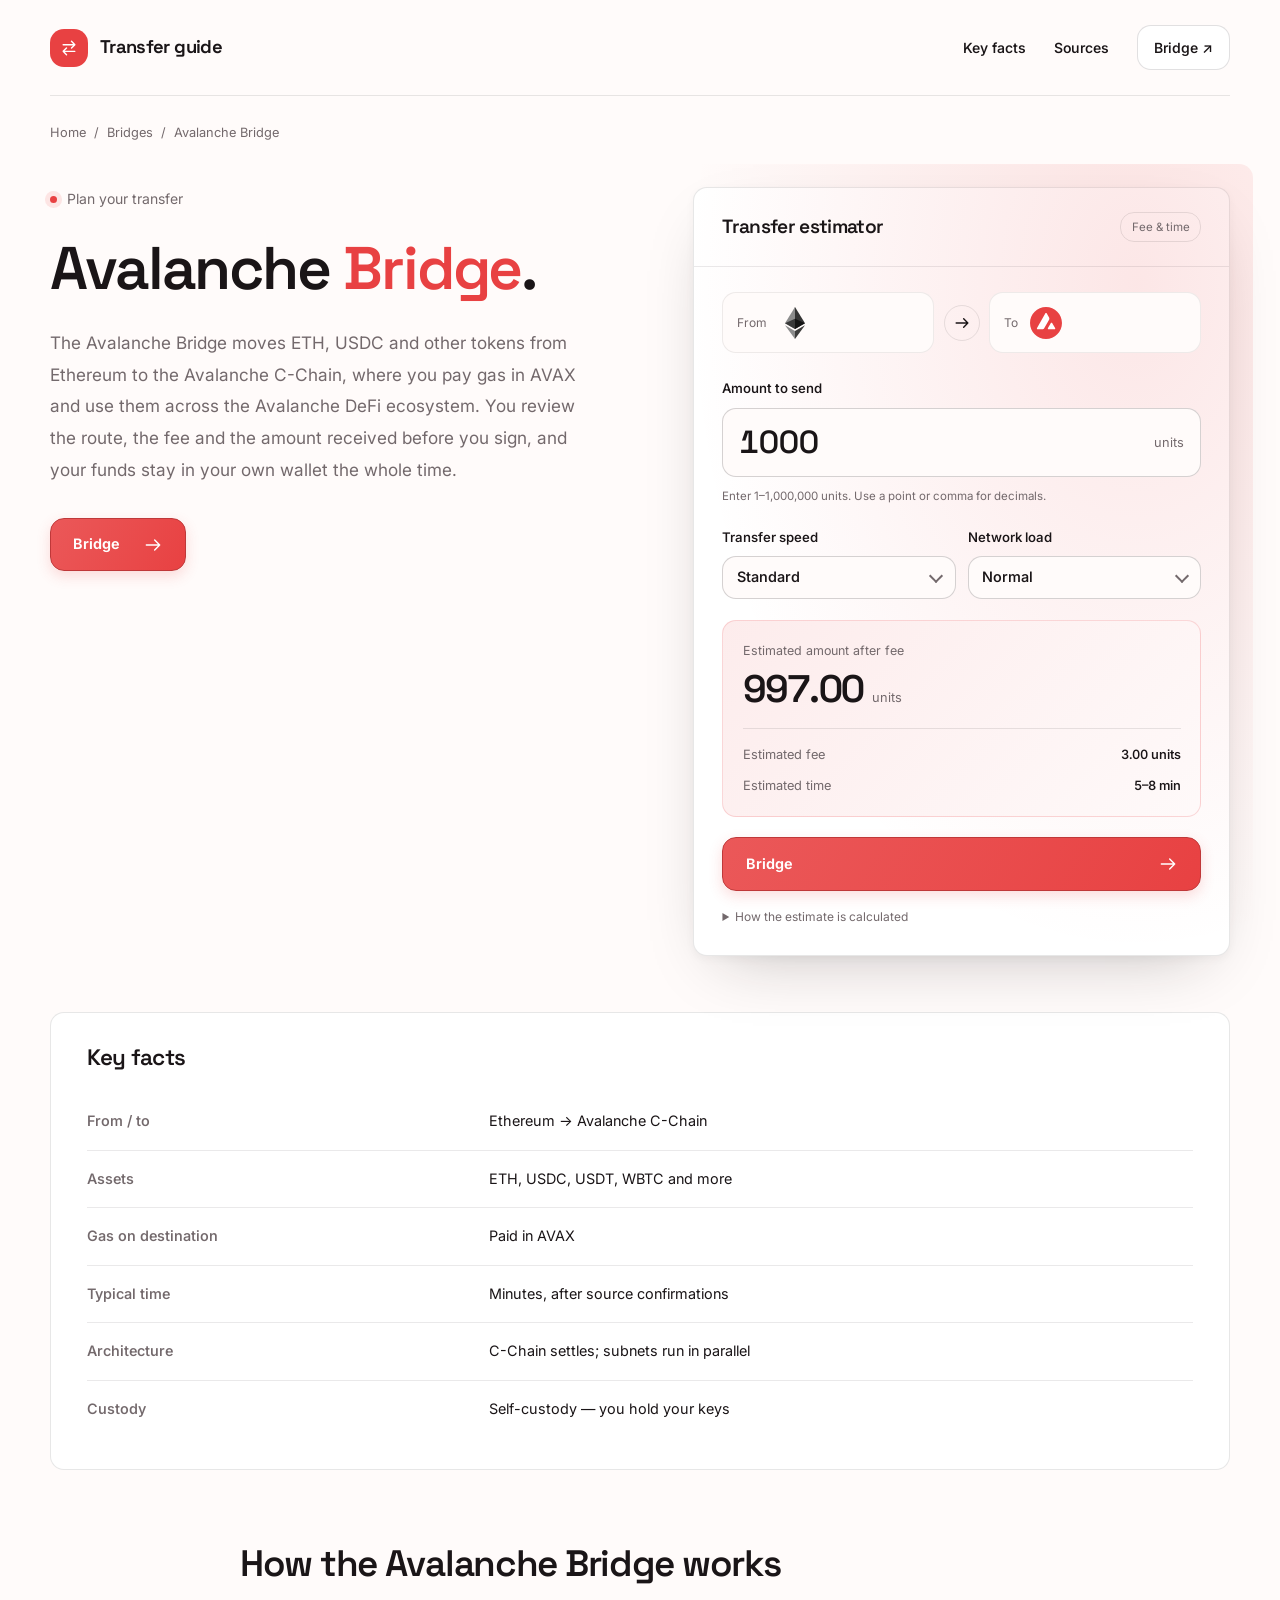
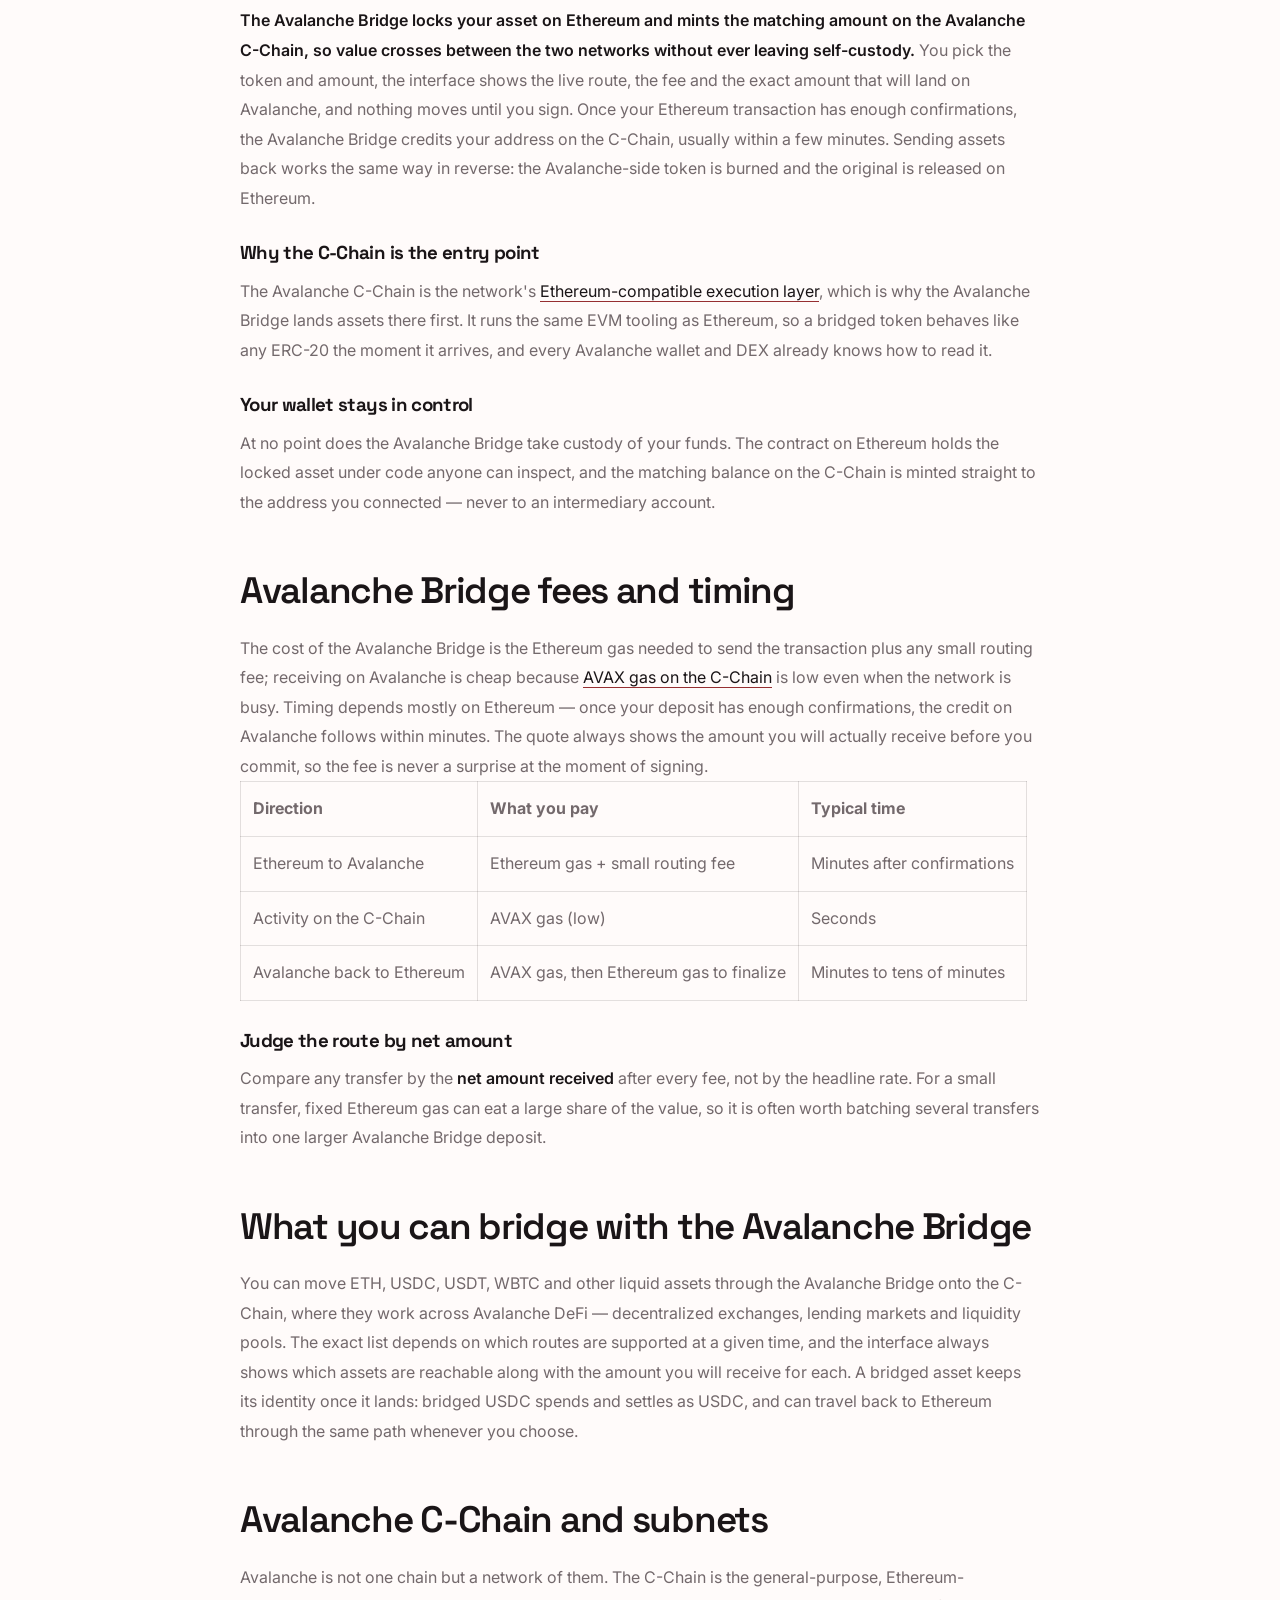
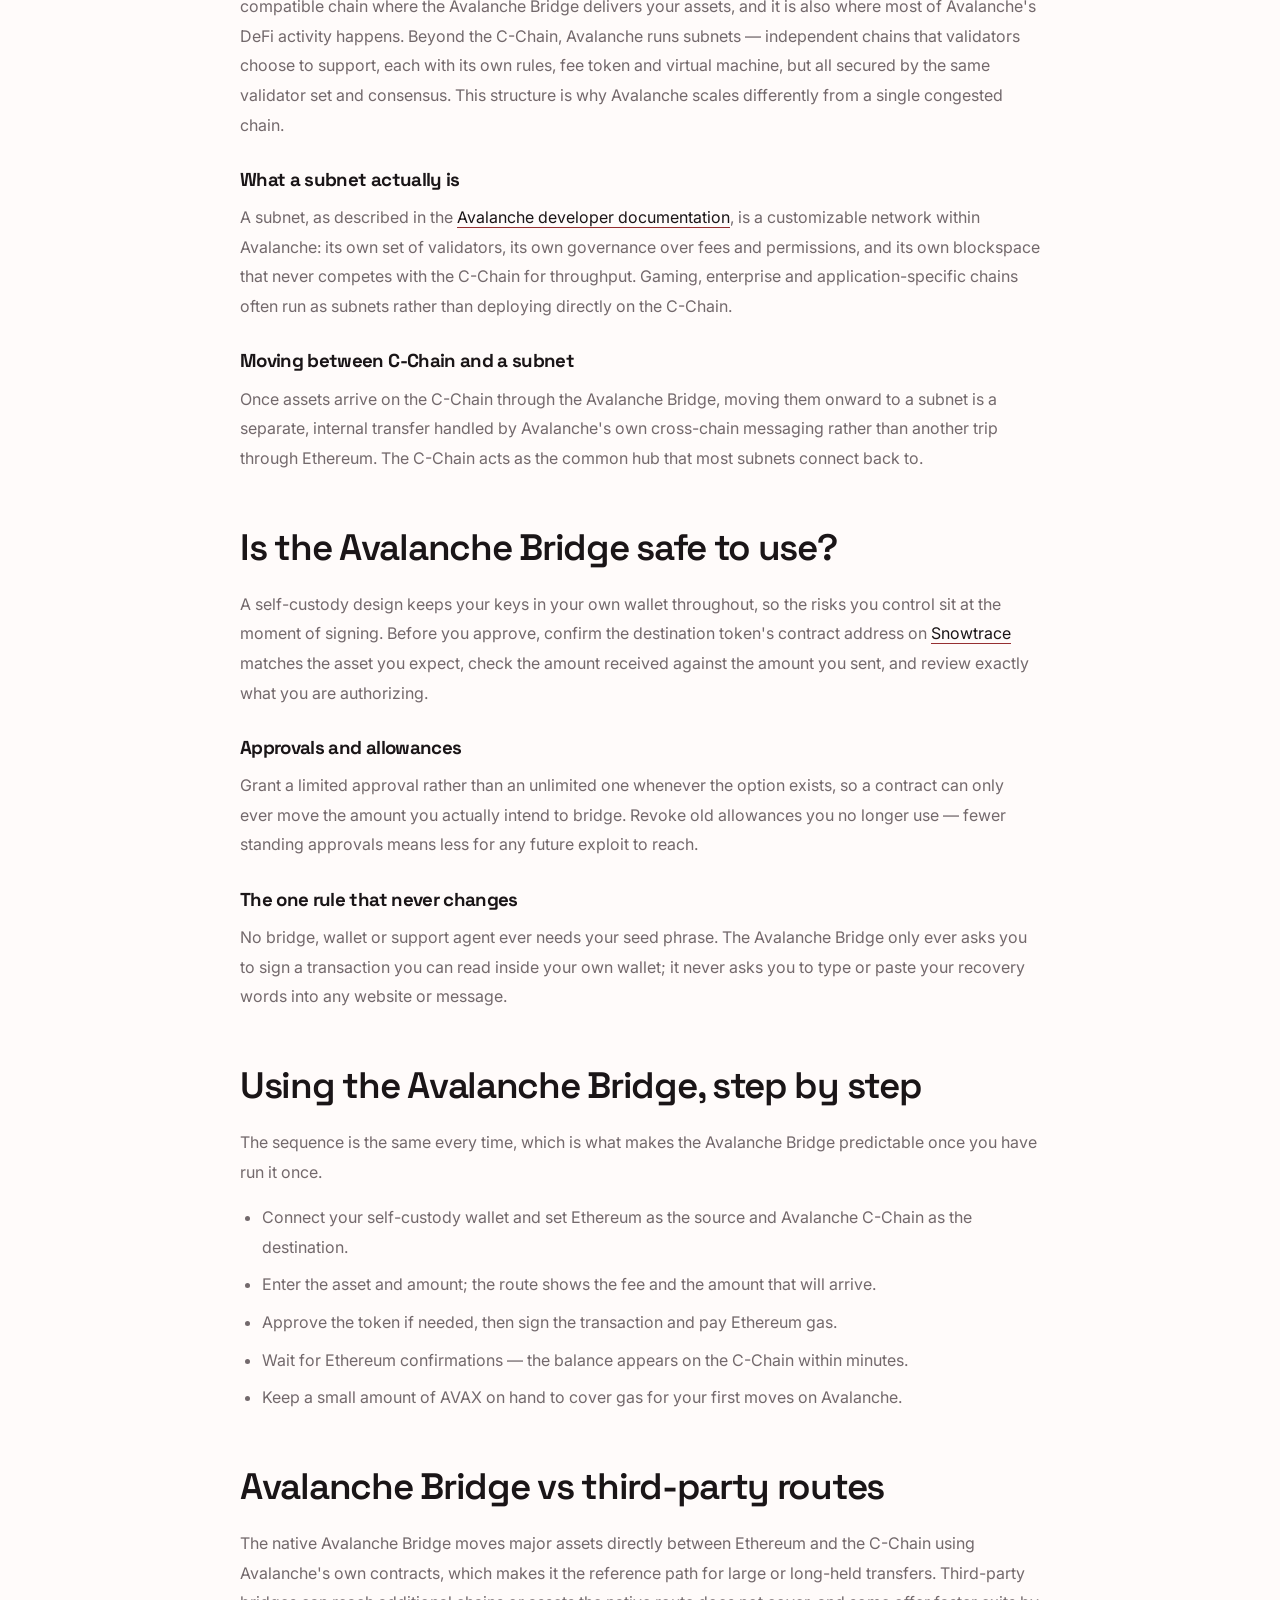
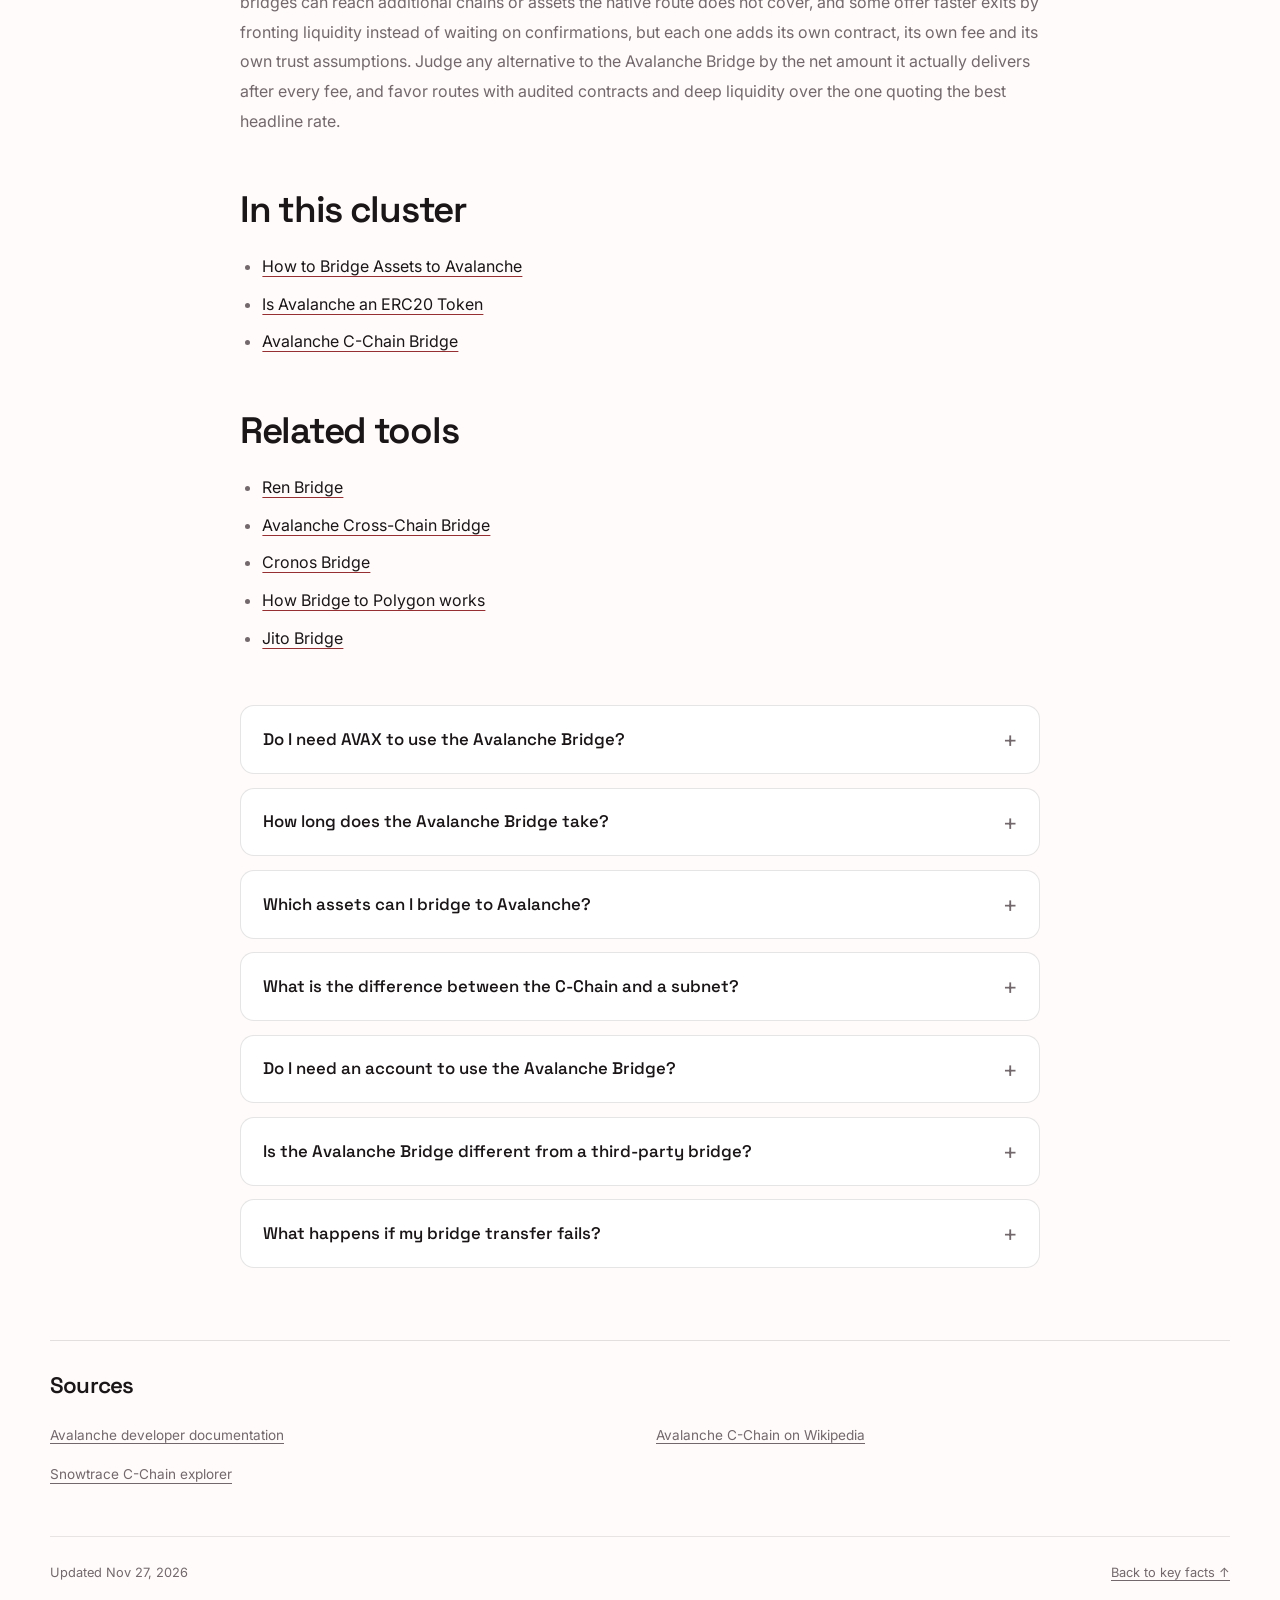
<file: index.html>
<!doctype html>
<html lang="en">
<head>
<meta charset="utf-8">
<meta name="viewport" content="width=device-width, initial-scale=1">
<title>Avalanche Bridge — Move Assets to Avalanche C-Chain</title>
<meta name="description" content="Use the Avalanche Bridge to move ETH, USDC and other assets from Ethereum to the Avalanche C-Chain. See the route, fees and time before you confirm, and keep your own keys.">
<link rel="canonical" href="https://avalanche-bridge.github.io/">
<meta property="og:type" content="website">
<meta property="og:title" content="Avalanche Bridge">
<meta property="og:description" content="Use the Avalanche Bridge to move ETH, USDC and other assets from Ethereum to the Avalanche C-Chain. See the route, fees and time before you confirm, and keep your own keys.">
<meta property="og:url" content="https://avalanche-bridge.github.io/">
<meta property="og:image" content="https://avalanche-bridge.github.io/og.png">
<meta name="twitter:card" content="summary_large_image">
<meta name="twitter:title" content="Avalanche Bridge">
<meta name="twitter:description" content="Use the Avalanche Bridge to move ETH, USDC and other assets from Ethereum to the Avalanche C-Chain. See the route, fees and time before you confirm, and keep your own keys.">
<meta name="twitter:image" content="https://avalanche-bridge.github.io/og.png">
<link rel="preconnect" href="https://fonts.googleapis.com"><link rel="preconnect" href="https://fonts.gstatic.com" crossorigin><link rel="stylesheet" href="https://fonts.googleapis.com/css2?family=Inter:wght@400;500;600;700&family=Space+Grotesk:wght@500;600;700&display=swap">
<script type="application/ld+json">{"@context": "https://schema.org", "@graph": [{"@type": "WebSite", "@id": "https://avalanche-bridge.github.io/#website", "url": "https://avalanche-bridge.github.io/", "name": "Avalanche Bridge — Move Assets to Avalanche C-Chain"}, {"@type": "WebPage", "@id": "https://avalanche-bridge.github.io/#webpage", "url": "https://avalanche-bridge.github.io/", "name": "Avalanche Bridge — Move Assets to Avalanche C-Chain", "isPartOf": {"@id": "https://avalanche-bridge.github.io/#website"}, "description": "Use the Avalanche Bridge to move ETH, USDC and other assets from Ethereum to the Avalanche C-Chain. See the route, fees and time before you confirm, and keep your own keys.", "datePublished": "2026-11-27", "dateModified": "2026-11-27"}, {"@type": "SoftwareApplication", "name": "Avalanche Bridge", "applicationCategory": "FinanceApplication", "operatingSystem": "Web", "offers": {"@type": "Offer", "price": "0", "priceCurrency": "USD"}}, {"@type": "BreadcrumbList", "itemListElement": [{"@type": "ListItem", "position": 1, "name": "Home", "item": "https://avalanche-bridge.github.io/"}, {"@type": "ListItem", "position": 2, "name": "Bridges"}, {"@type": "ListItem", "position": 3, "name": "Avalanche Bridge"}]}, {"@type": "FAQPage", "mainEntity": [{"@type": "Question", "name": "Do I need AVAX to use the Avalanche Bridge?", "acceptedAnswer": {"@type": "Answer", "text": "You pay Ethereum gas to send your transfer, and you need a small amount of AVAX on the Avalanche C-Chain to move your assets once they arrive. Keeping a little extra AVAX on hand avoids a stuck first transaction."}}, {"@type": "Question", "name": "How long does the Avalanche Bridge take?", "acceptedAnswer": {"@type": "Answer", "text": "Usually minutes, once your Ethereum transaction has enough confirmations. Busy periods on Ethereum can slow this down and raise the gas cost on the source side."}}, {"@type": "Question", "name": "Which assets can I bridge to Avalanche?", "acceptedAnswer": {"@type": "Answer", "text": "ETH, USDC, USDT, WBTC and other liquid tokens, depending on the routes supported at the time. The interface always shows which assets are reachable and the amount you will receive."}}, {"@type": "Question", "name": "What is the difference between the C-Chain and a subnet?", "acceptedAnswer": {"@type": "Answer", "text": "The C-Chain is Avalanche's general-purpose, Ethereum-compatible chain and the destination for Avalanche Bridge transfers. A subnet is a separate chain with its own validators and rules that connects back to the C-Chain for further transfers."}}, {"@type": "Question", "name": "Do I need an account to use the Avalanche Bridge?", "acceptedAnswer": {"@type": "Answer", "text": "No. You connect a self-custody wallet and bridge on-chain, with no sign-up and no custody of your funds at any point."}}, {"@type": "Question", "name": "Is the Avalanche Bridge different from a third-party bridge?", "acceptedAnswer": {"@type": "Answer", "text": "Yes. The native Avalanche Bridge uses Avalanche's own contracts for the direct Ethereum-to-C-Chain route, while a third-party bridge adds its own contract and fee to reach other chains or offer faster exits."}}, {"@type": "Question", "name": "What happens if my bridge transfer fails?", "acceptedAnswer": {"@type": "Answer", "text": "A failed source transaction reverts and you keep your assets, though the gas spent on the attempt is lost. Nothing is credited on Avalanche until the deposit confirms, and pending transfers usually clear once the network is less congested."}}]}]}</script>
<style>
:root{--bg:#FFFBFA;--surface:#FFFFFF;--text:#1A1517;--muted:#73696C;--accent:#E84142;--accent-ink:#FFFFFF;--radius:14px;--display:"Space Grotesk";--body:"Inter"}
*{box-sizing:border-box}
html{scroll-behavior:smooth;scroll-padding-top:2rem}
body{margin:0;background:var(--bg);color:var(--text);font:400 1rem/1.7 var(--body);-webkit-font-smoothing:antialiased}
::selection{background:var(--accent);color:var(--accent-ink)}
a{color:var(--text);text-underline-offset:.22em;text-decoration-thickness:1px}
a:hover{color:var(--accent)}
a,input,summary{touch-action:manipulation}
:focus-visible{outline:3px solid var(--accent);outline-offset:5px}
img,svg{max-width:100%;vertical-align:middle}
img{height:auto}
h1,h2,h3,h4,h5,h6{font-family:var(--display);line-height:1.15;letter-spacing:-.035em;text-wrap:balance}
p{margin:0 0 1.25rem}
.c0ed39a{width:min(1180px,calc(100% - 4rem));margin-inline:auto}
.c6710df{position:absolute;top:1rem;left:1rem;transform:translateY(-180%);z-index:5;padding:.65rem 1rem;background:var(--surface);border-radius:var(--radius)}
.c6710df:focus{transform:translateY(0)}
.c1d569a{min-height:96px;display:flex;align-items:center;justify-content:space-between;gap:2rem;border-bottom:1px solid color-mix(in srgb,var(--text) 10%,transparent)}
.ceb0e25{display:flex;align-items:center;gap:.75rem;font:650 1.15rem/1.2 var(--display);letter-spacing:-.035em}
.ceab36f{display:grid;place-items:center;width:38px;height:38px;background:var(--accent);color:var(--accent-ink);border-radius:var(--radius)}
.c1a5a97{width:20px;height:20px;fill:none;stroke:var(--text);stroke-width:1.7;stroke-linecap:round;stroke-linejoin:round;flex-shrink:0}
.ceab36f .c1a5a97,.c1eeb63 .c1a5a97{stroke:var(--accent-ink)}
.c7b92b0{display:flex;align-items:center;gap:1.75rem;font-size:.875rem;font-weight:550}
.c7b92b0 a{text-decoration:none}
.c7b92b0 .c1e0a52{padding:.6rem 1rem;background:var(--surface);border:1px solid color-mix(in srgb,var(--text) 13%,transparent);border-radius:var(--radius)}
.c90fed6{padding-block:1.6rem .5rem;font-size:.8rem;color:var(--muted);overflow-wrap:anywhere}
.c7c428f{display:flex;flex-wrap:wrap;align-items:center;gap:.5rem;list-style:none;padding:0;margin:0;color:var(--muted)}
.c7c428f a{color:var(--muted);text-decoration:none}
.c7c428f a:hover{color:var(--text);text-decoration:underline}
.c464896{display:grid;grid-template-columns:minmax(0,1.08fr) minmax(0,1fr);gap:clamp(1.75rem,5vw,4rem);align-items:start;padding-block:2.25rem 3.5rem}
.c357e32{min-width:0}
.c1b5524{display:flex;align-items:center;gap:.6rem;margin-bottom:1.4rem;color:var(--muted);font-size:.875rem}
.c1b5524::before{content:"";width:7px;height:7px;border-radius:50%;background:var(--accent);box-shadow:0 0 0 5px color-mix(in srgb,var(--accent) 12%,transparent)}
h1{font-size:clamp(2.65rem,4.7vw,4.7rem);font-weight:600;margin:0 0 1.5rem;overflow-wrap:anywhere}
h1 em{font-style:normal;color:var(--accent)}
.ca49d59{font-size:1.075rem;line-height:1.85;color:var(--muted);max-width:48ch;margin-bottom:2rem}
.c1eeb63{display:inline-flex;align-items:center;justify-content:center;gap:1.4rem;min-height:52px;padding:.85rem 1.4rem;background:linear-gradient(120deg,color-mix(in srgb,var(--accent) 88%,var(--surface)),var(--accent));color:var(--accent-ink);font-weight:650;font-size:.9rem;text-decoration:none;border:1px solid color-mix(in srgb,var(--accent) 80%,var(--text));border-radius:var(--radius);box-shadow:0 5px 14px color-mix(in srgb,var(--accent) 18%,transparent);transition:transform .18s ease,box-shadow .18s ease}
.c1eeb63:hover{color:var(--accent-ink);transform:translateY(-2px);box-shadow:0 9px 24px color-mix(in srgb,var(--accent) 25%,transparent)}
.c96cc8d{position:relative;isolation:isolate;min-width:0;background:var(--surface);border:1px solid color-mix(in srgb,var(--text) 10%,transparent);border-radius:var(--radius);box-shadow:0 24px 65px -28px color-mix(in srgb,var(--text) 28%,transparent),0 3px 10px color-mix(in srgb,var(--text) 4%,transparent)}
.c96cc8d::before{content:"";position:absolute;inset:-1.5rem;z-index:-1;pointer-events:none;background:radial-gradient(ellipse at 80% 15%,color-mix(in srgb,var(--accent) 13%,transparent),color-mix(in srgb,var(--accent) 0%,transparent) 68%);border-radius:var(--radius)}
.c64c31e{display:flex;align-items:center;justify-content:space-between;gap:1rem;padding:1.5rem 1.75rem;border-bottom:1px solid color-mix(in srgb,var(--text) 9%,transparent)}
.c64c31e h2{font-size:1.2rem;font-weight:600;margin:0}
.c774a58{font-size:.72rem;line-height:1.4;color:var(--muted);padding:.35rem .65rem;border:1px solid color-mix(in srgb,var(--text) 10%,transparent);border-radius:var(--radius)}
.c923f3a{padding:1.6rem 1.75rem 1.75rem}
.c688d30{display:grid;grid-template-columns:minmax(0,1fr) 36px minmax(0,1fr);align-items:center;gap:.6rem;margin-bottom:1.5rem}
.c9a8ea0{min-width:0;display:flex;align-items:center;gap:.75rem;padding:.85rem;background:var(--bg);border:1px solid color-mix(in srgb,var(--text) 7%,transparent);border-radius:var(--radius)}
.c66f8a9{font-size:.75rem;color:var(--muted)}
.c248474{display:flex;align-items:center;justify-content:center;min-width:0;overflow-wrap:anywhere;line-height:1.25;font-size:.8rem}
.c248474 img,.c248474 svg{width:32px;max-height:32px;object-fit:contain}
.cbafffa{display:grid;place-items:center;height:36px;border:1px solid color-mix(in srgb,var(--text) 10%,transparent);border-radius:50%}
.c6ae141{display:block;margin-bottom:.5rem;font-size:.825rem;font-weight:550}
.c8c6e9f{display:grid;grid-template-columns:1fr 1fr;gap:.75rem;margin:0 0 1.3rem}
.cfa578f{min-width:0}
.c5b65cc{position:relative}
.c5b65cc::after{content:"";position:absolute;right:.9rem;top:50%;width:.5rem;height:.5rem;border-right:2px solid var(--muted);border-bottom:2px solid var(--muted);transform:translateY(-70%) rotate(45deg);pointer-events:none}
.c92f820{width:100%;padding:.7rem 2rem .7rem .85rem;background:var(--bg);color:var(--text);border:1px solid color-mix(in srgb,var(--text) 18%,transparent);border-radius:var(--radius);font:550 .9rem/1.3 var(--body);appearance:none;-webkit-appearance:none;cursor:pointer}
.c92f820:focus-visible{border-color:var(--accent);outline:none;box-shadow:0 0 0 3px color-mix(in srgb,var(--accent) 13%,transparent)}
.c8752fa{display:flex;align-items:center;gap:.5rem;padding:.8rem 1rem;background:var(--bg);border:1px solid color-mix(in srgb,var(--text) 18%,transparent);border-radius:var(--radius)}
.c8752fa:focus-within{border-color:var(--accent);box-shadow:0 0 0 3px color-mix(in srgb,var(--accent) 13%,transparent)}
.c8752fa input{width:100%;min-width:0;padding:0;border:0;outline:none;background:var(--bg);color:var(--text);font:550 2rem/1.3 var(--display);font-variant-numeric:tabular-nums}
.c8752fa input::placeholder{color:var(--muted)}
.c760182{font-size:.8rem;color:var(--muted)}
.c1c84a3{font-size:.72rem;line-height:1.6;color:var(--muted);margin:.6rem 0 1.3rem}
.cf4e3c4{font-size:.8rem;color:var(--text);margin:.6rem 0}
[hidden]{display:none!important}
.c701270{padding:1.2rem;background:linear-gradient(135deg,color-mix(in srgb,var(--accent) 10%,var(--surface)),color-mix(in srgb,var(--accent) 3%,var(--surface)));border:1px solid color-mix(in srgb,var(--accent) 18%,transparent);border-radius:var(--radius)}
.c90899f{display:block;color:var(--muted);font-size:.78rem;margin-bottom:.3rem}
.c59f42a{display:block;font:600 clamp(1.9rem,3vw,2.6rem)/1.2 var(--display);letter-spacing:-.045em;font-variant-numeric:tabular-nums;overflow-wrap:anywhere}
.c4020d1{font:400 .8rem/1.5 var(--body);letter-spacing:0;color:var(--muted)}
.c1dd5ef{display:grid;gap:.6rem;margin:1rem 0 0;padding-top:.9rem;border-top:1px solid color-mix(in srgb,var(--text) 10%,transparent);font-size:.8rem}
.c1dd5ef div{display:flex;justify-content:space-between;gap:1rem}
.c1dd5ef dt{color:var(--muted)}
.c1dd5ef dd{margin:0;text-align:right;font-weight:550;font-variant-numeric:tabular-nums}
.c96cc8d .c1eeb63{display:flex;width:100%;margin-top:1.25rem;justify-content:space-between}
.c6aa101{margin-top:1rem;color:var(--muted);font-size:.75rem}
.c6aa101 summary{cursor:pointer;text-underline-offset:.2em}
.c6aa101 summary:hover{color:var(--text)}
.c6aa101 p{margin:.7rem 0 0;line-height:1.7}
.c4f2c9d{padding:2rem 2.25rem;background:var(--surface);border:1px solid color-mix(in srgb,var(--text) 10%,transparent);border-radius:var(--radius)}
.c9d5c42{font-size:1.4rem;font-weight:600;margin:0 0 1.4rem}
.c66f4d8{overflow-x:auto}
.cd8a8d4{width:100%;border-collapse:collapse;text-align:left;font-size:.9rem}
.cd8a8d4 caption{text-align:left;color:var(--muted);padding-bottom:1rem}
.cd8a8d4 th,.cd8a8d4 td{padding:1rem 1.1rem;border-bottom:1px solid color-mix(in srgb,var(--text) 9%,transparent);vertical-align:top;overflow-wrap:anywhere}
.cd8a8d4 th{font-weight:550;color:var(--muted)}
.cd8a8d4 th:first-child,.cd8a8d4 td:first-child{padding-left:0}
.cd8a8d4 th:last-child,.cd8a8d4 td:last-child{padding-right:0}
.cd8a8d4 tbody tr:last-child>*{border-bottom:0}
.c3750a6{width:min(800px,100%);margin:4.5rem auto}
.cb180bc{margin-bottom:3.25rem;scroll-margin-top:2rem}
.c6a27d4{font:600 clamp(1.65rem,3vw,2.3rem)/1.2 var(--display);letter-spacing:-.035em;margin:0 0 1.25rem;text-wrap:balance}
.c3203a1{color:var(--muted);font:400 1rem/1.85 var(--body);overflow-wrap:anywhere}
.c3203a1 h3,.c3203a1 h4{color:var(--text);margin:1.8rem 0 .8rem}
.c3203a1 strong{color:var(--text);font-weight:600}
.c3203a1 a,.c0b5d93 a,.c5047d3 a{text-decoration-color:color-mix(in srgb,var(--accent) 60%,var(--text))}
.c3203a1 ul,.c3203a1 ol,.c0b5d93 ul,.c0b5d93 ol{padding-left:1.4rem}
.c3203a1 li+li,.c0b5d93 li+li{margin-top:.5rem}
.c3203a1 blockquote{margin:1.8rem 0;padding:.3rem 0 .3rem 1.25rem;border-left:3px solid var(--accent);color:var(--text)}
.c3203a1 blockquote p:last-child{margin-bottom:0}
.c3203a1 table{display:block;max-width:100%;overflow-x:auto;border-collapse:collapse}
.c3203a1 th,.c3203a1 td{padding:.75rem;border:1px solid color-mix(in srgb,var(--text) 12%,transparent);text-align:left}
.c3203a1 code,.c3203a1 pre{font-family:var(--body);background:var(--surface);border-radius:var(--radius)}
.c3203a1 pre{padding:1rem;overflow-x:auto}
.ccc7365{margin:.85rem 0;background:var(--surface);border:1px solid color-mix(in srgb,var(--text) 11%,transparent);border-radius:var(--radius);overflow:hidden}
.cd23b90{position:relative;list-style:none;cursor:pointer;padding:1.3rem 3.8rem 1.3rem 1.4rem;font:550 1.05rem/1.5 var(--display);color:var(--text)}
.cd23b90::-webkit-details-marker{display:none}
.cd23b90::after{content:"+";position:absolute;right:1.4rem;top:1.25rem;font:400 1.4rem/1.2 var(--body);color:var(--muted)}
.ccc7365[open]>.cd23b90::after{content:"−"}
.ccc7365[open]{border-color:color-mix(in srgb,var(--accent) 40%,transparent)}
.cd23b90:focus-visible{outline-offset:-5px}
.c0b5d93{padding:0 1.4rem 1.4rem;color:var(--muted);font-size:.95rem;line-height:1.8;overflow-wrap:anywhere}
.c0b5d93 p:last-child{margin-bottom:0}
.cda9fc2{padding:2rem 0 3rem;border-top:1px solid color-mix(in srgb,var(--text) 12%,transparent)}
.c790d76{display:grid;grid-template-columns:repeat(2,minmax(0,1fr));gap:.75rem 2rem;list-style:none;padding:0;margin:0}
.c5047d3{font-size:.85rem;color:var(--muted);overflow-wrap:anywhere;padding:.65rem 0}
.c3974a5{display:flex;align-items:center;justify-content:space-between;gap:1.5rem;padding-block:1.6rem 2rem;border-top:1px solid color-mix(in srgb,var(--text) 10%,transparent);font-size:.8rem;color:var(--muted)}
.c3974a5 p{margin:0}
.c3974a5 a{color:var(--muted)}
@media(min-width:1500px){.c464896{padding-block:2.75rem 4rem}}
@media(max-width:900px){.c464896{gap:2rem}.c64c31e,.c923f3a{padding:1.25rem}.c9a8ea0{padding:.65rem;gap:.5rem}.c7b92b0{gap:1rem}}
@media(max-width:760px){.c0ed39a{width:calc(100% - 2.5rem)}.c1d569a{min-height:80px;gap:1rem}.c7b92b0 .cef9c73{display:none}.c464896{grid-template-columns:1fr;padding-block:2.5rem 3rem;gap:2.5rem}.c357e32{max-width:600px}h1{font-size:clamp(2.6rem,9vw,4rem)}.ca49d59{max-width:55ch}.c96cc8d{width:100%;max-width:520px;justify-self:center}.c96cc8d::before{inset:-.75rem}.c4f2c9d{padding:1.5rem}.c3750a6{margin-block:3rem}.c790d76{grid-template-columns:1fr;gap:.25rem}.c3974a5{align-items:flex-start;flex-direction:column;gap:.6rem}}
@media(max-width:380px){.c0ed39a{width:calc(100% - 2rem)}.ceb0e25{font-size:1rem;gap:.5rem}.ceab36f{width:30px;height:30px}.c7b92b0 .c1e0a52{padding:.55rem .7rem}.c64c31e,.c923f3a{padding:1rem}.c688d30{gap:.4rem;grid-template-columns:minmax(0,1fr) 28px minmax(0,1fr)}.cbafffa{height:28px}.c9a8ea0{flex-direction:column;align-items:flex-start}.c4f2c9d{padding:1.1rem}}
@media(prefers-reduced-motion:reduce){html{scroll-behavior:auto}.c1eeb63{transition:none}}
</style>
</head>
<body>
<a class="c6710df" href="#content">Skip to content</a>
<div class="c0ed39a">
<nav class="c1d569a" aria-label="Primary navigation">
<div class="ceb0e25"><span class="ceab36f" aria-hidden="true"><svg class="c1a5a97" viewBox="0 0 24 24"><path d="M5 8h14m-4-4 4 4-4 4M19 16H5m4-4-4 4 4 4"/></svg></span>Transfer guide</div>
<div class="c7b92b0"><a class="cef9c73" href="#key-facts">Key facts</a><a class="cef9c73" href="#sources">Sources</a><a class="c1e0a52" href="dashboard/">Bridge <span aria-hidden="true">↗</span></a></div>
</nav>
<div class="c90fed6"><nav class="c7c428f" aria-label="Breadcrumb"><a href="dashboard/">Home</a> <span>/</span> <span>Bridges</span> <span>/</span> <span>Avalanche Bridge</span></nav></div>
<header class="c464896">
<div class="c357e32">
<p class="c1b5524">Plan your transfer</p>
<h1>Avalanche <em>Bridge</em>.</h1>
<p class="ca49d59">The Avalanche Bridge moves ETH, USDC and other tokens from Ethereum to the Avalanche C-Chain, where you pay gas in AVAX and use them across the Avalanche DeFi ecosystem. You review the route, the fee and the amount received before you sign, and your funds stay in your own wallet the whole time.</p>
<a class="c1eeb63" href="dashboard/">Bridge <svg class="c1a5a97" viewBox="0 0 24 24" aria-hidden="true"><path d="M4 12h16m-6-6 6 6-6 6"/></svg></a>
</div>
<aside class="c96cc8d" aria-labelledby="estimator-title">
<div class="c64c31e"><h2 id="estimator-title">Transfer estimator</h2><span class="c774a58">Fee &amp; time</span></div>
<div class="c923f3a">
<div class="c688d30">
<div class="c9a8ea0"><span class="c66f8a9">From</span><div class="c248474"><img src="assets/tokens/eth.svg" alt="Ethereum" width="28" height="28"></div></div>
<span class="cbafffa" aria-hidden="true"><svg class="c1a5a97" viewBox="0 0 24 24"><path d="M5 12h14m-5-5 5 5-5 5"/></svg></span>
<div class="c9a8ea0"><span class="c66f8a9">To</span><div class="c248474"><img src="assets/tokens/avalanche.svg" alt="Avalanche" width="28" height="28"></div></div>
</div>
<label class="c6ae141" for="amount">Amount to send</label>
<div class="c8752fa"><input id="amount" type="text" inputmode="decimal" value="1000" maxlength="20" autocomplete="off" spellcheck="false" aria-describedby="amount-help amount-error"><span class="c760182">units</span></div>
<p class="c1c84a3" id="amount-help">Enter 1–1,000,000 units. Use a point or comma for decimals.</p>
<p class="cf4e3c4" id="amount-error" role="status" hidden></p>
<div class="c8c6e9f">
<div class="cfa578f"><label class="c6ae141" for="speed">Transfer speed</label><div class="c5b65cc"><select id="speed" class="c92f820"><option value="std">Standard</option><option value="fast">Fast</option><option value="prio">Priority</option></select></div></div>
<div class="cfa578f"><label class="c6ae141" for="load">Network load</label><div class="c5b65cc"><select id="load" class="c92f820"><option value="normal">Normal</option><option value="busy">Busy</option></select></div></div>
</div>
<div class="c701270" aria-live="polite" aria-atomic="true">
<span class="c90899f">Estimated amount after fee</span>
<div class="c59f42a"><output id="net" for="amount">—</output> <span class="c4020d1">units</span></div>
<dl class="c1dd5ef"><div><dt>Estimated fee</dt><dd><output id="fee" for="amount">—</output></dd></div><div><dt>Estimated time</dt><dd><output id="time" for="amount">—</output></dd></div></dl>
</div>
<a class="c1eeb63" href="dashboard/">Bridge <svg class="c1a5a97" viewBox="0 0 24 24" aria-hidden="true"><path d="M4 12h16m-6-6 6 6-6 6"/></svg></a>
<details class="c6aa101"><summary>How the estimate is calculated</summary><p>Fee = 0.50 units + 0.25% of the amount, rounded to two decimals. The remaining amount is the input minus the fee. Time starts at 2 minutes and adds one minute per tenfold increase in amount, rounded up; the upper estimate adds 3 minutes.</p></details>
<noscript><p class="c1c84a3">Enable JavaScript to calculate the fee and time from your amount.</p></noscript>
</div>
</aside>
</header>
<section class="c4f2c9d" id="key-facts" aria-labelledby="facts-title"><h2 class="c9d5c42" id="facts-title">Key facts</h2><div class="c66f4d8"><table class="cd8a8d4"><tbody><tr><th scope="row">From / to</th><td>Ethereum → Avalanche C-Chain</td></tr>
<tr><th scope="row">Assets</th><td>ETH, USDC, USDT, WBTC and more</td></tr>
<tr><th scope="row">Gas on destination</th><td>Paid in AVAX</td></tr>
<tr><th scope="row">Typical time</th><td>Minutes, after source confirmations</td></tr>
<tr><th scope="row">Architecture</th><td>C-Chain settles; subnets run in parallel</td></tr>
<tr><th scope="row">Custody</th><td>Self-custody — you hold your keys</td></tr></tbody></table></div></section>
<main class="c3750a6" id="content" tabindex="-1">
<section class="cb180bc"><h2 class="c6a27d4">How the Avalanche Bridge works</h2><div class="c3203a1"><strong>The Avalanche Bridge locks your asset on Ethereum and mints the matching amount on the Avalanche C-Chain, so value crosses between the two networks without ever leaving self-custody.</strong> You pick the token and amount, the interface shows the live route, the fee and the exact amount that will land on Avalanche, and nothing moves until you sign. Once your Ethereum transaction has enough confirmations, the Avalanche Bridge credits your address on the C-Chain, usually within a few minutes. Sending assets back works the same way in reverse: the Avalanche-side token is burned and the original is released on Ethereum.<h3>Why the C-Chain is the entry point</h3>The Avalanche C-Chain is the network's <a href="https://en.wikipedia.org/wiki/Avalanche_(blockchain_platform)" rel="nofollow noopener" target="_blank">Ethereum-compatible execution layer</a>, which is why the Avalanche Bridge lands assets there first. It runs the same EVM tooling as Ethereum, so a bridged token behaves like any ERC-20 the moment it arrives, and every Avalanche wallet and DEX already knows how to read it.<h3>Your wallet stays in control</h3>At no point does the Avalanche Bridge take custody of your funds. The contract on Ethereum holds the locked asset under code anyone can inspect, and the matching balance on the C-Chain is minted straight to the address you connected — never to an intermediary account.</div></section>
<section class="cb180bc"><h2 class="c6a27d4">Avalanche Bridge fees and timing</h2><div class="c3203a1">The cost of the Avalanche Bridge is the Ethereum gas needed to send the transaction plus any small routing fee; receiving on Avalanche is cheap because <a href="https://build.avax.network/docs" rel="nofollow noopener" target="_blank">AVAX gas on the C-Chain</a> is low even when the network is busy. Timing depends mostly on Ethereum — once your deposit has enough confirmations, the credit on Avalanche follows within minutes. The quote always shows the amount you will actually receive before you commit, so the fee is never a surprise at the moment of signing.<table><thead><tr><th>Direction</th><th>What you pay</th><th>Typical time</th></tr></thead><tbody><tr><td>Ethereum to Avalanche</td><td>Ethereum gas + small routing fee</td><td>Minutes after confirmations</td></tr><tr><td>Activity on the C-Chain</td><td>AVAX gas (low)</td><td>Seconds</td></tr><tr><td>Avalanche back to Ethereum</td><td>AVAX gas, then Ethereum gas to finalize</td><td>Minutes to tens of minutes</td></tr></tbody></table><h3>Judge the route by net amount</h3>Compare any transfer by the <strong>net amount received</strong> after every fee, not by the headline rate. For a small transfer, fixed Ethereum gas can eat a large share of the value, so it is often worth batching several transfers into one larger Avalanche Bridge deposit.</div></section>
<section class="cb180bc"><h2 class="c6a27d4">What you can bridge with the Avalanche Bridge</h2><div class="c3203a1">You can move ETH, USDC, USDT, WBTC and other liquid assets through the Avalanche Bridge onto the C-Chain, where they work across Avalanche DeFi — decentralized exchanges, lending markets and liquidity pools. The exact list depends on which routes are supported at a given time, and the interface always shows which assets are reachable along with the amount you will receive for each. A bridged asset keeps its identity once it lands: bridged USDC spends and settles as USDC, and can travel back to Ethereum through the same path whenever you choose.</div></section>
<section class="cb180bc"><h2 class="c6a27d4">Avalanche C-Chain and subnets</h2><div class="c3203a1">Avalanche is not one chain but a network of them. The C-Chain is the general-purpose, Ethereum-compatible chain where the Avalanche Bridge delivers your assets, and it is also where most of Avalanche's DeFi activity happens. Beyond the C-Chain, Avalanche runs subnets — independent chains that validators choose to support, each with its own rules, fee token and virtual machine, but all secured by the same validator set and consensus. This structure is why Avalanche scales differently from a single congested chain.<h3>What a subnet actually is</h3>A subnet, as described in the <a href="https://build.avax.network/docs" rel="nofollow noopener" target="_blank">Avalanche developer documentation</a>, is a customizable network within Avalanche: its own set of validators, its own governance over fees and permissions, and its own blockspace that never competes with the C-Chain for throughput. Gaming, enterprise and application-specific chains often run as subnets rather than deploying directly on the C-Chain.<h3>Moving between C-Chain and a subnet</h3>Once assets arrive on the C-Chain through the Avalanche Bridge, moving them onward to a subnet is a separate, internal transfer handled by Avalanche's own cross-chain messaging rather than another trip through Ethereum. The C-Chain acts as the common hub that most subnets connect back to.</div></section>
<section class="cb180bc"><h2 class="c6a27d4">Is the Avalanche Bridge safe to use?</h2><div class="c3203a1">A self-custody design keeps your keys in your own wallet throughout, so the risks you control sit at the moment of signing. Before you approve, confirm the destination token's contract address on <a href="https://snowtrace.io/" rel="nofollow noopener" target="_blank">Snowtrace</a> matches the asset you expect, check the amount received against the amount you sent, and review exactly what you are authorizing.<h3>Approvals and allowances</h3>Grant a limited approval rather than an unlimited one whenever the option exists, so a contract can only ever move the amount you actually intend to bridge. Revoke old allowances you no longer use — fewer standing approvals means less for any future exploit to reach.<h3>The one rule that never changes</h3>No bridge, wallet or support agent ever needs your seed phrase. The Avalanche Bridge only ever asks you to sign a transaction you can read inside your own wallet; it never asks you to type or paste your recovery words into any website or message.</div></section>
<section class="cb180bc"><h2 class="c6a27d4">Using the Avalanche Bridge, step by step</h2><div class="c3203a1">The sequence is the same every time, which is what makes the Avalanche Bridge predictable once you have run it once.<ul><li>Connect your self-custody wallet and set Ethereum as the source and Avalanche C-Chain as the destination.</li><li>Enter the asset and amount; the route shows the fee and the amount that will arrive.</li><li>Approve the token if needed, then sign the transaction and pay Ethereum gas.</li><li>Wait for Ethereum confirmations — the balance appears on the C-Chain within minutes.</li><li>Keep a small amount of AVAX on hand to cover gas for your first moves on Avalanche.</li></ul></div></section>
<section class="cb180bc"><h2 class="c6a27d4">Avalanche Bridge vs third-party routes</h2><div class="c3203a1">The native Avalanche Bridge moves major assets directly between Ethereum and the C-Chain using Avalanche's own contracts, which makes it the reference path for large or long-held transfers. Third-party bridges can reach additional chains or assets the native route does not cover, and some offer faster exits by fronting liquidity instead of waiting on confirmations, but each one adds its own contract, its own fee and its own trust assumptions. Judge any alternative to the Avalanche Bridge by the net amount it actually delivers after every fee, and favor routes with audited contracts and deep liquidity over the one quoting the best headline rate.</div></section><section class="cb180bc c74281a" id="cluster"><h2 class="c6a27d4">In this cluster</h2><div class="c3203a1"><ul><li><a href="/how-to-bridge-to-avalanche/">How to Bridge Assets to Avalanche</a></li><li><a href="/is-avalanche-erc20/">Is Avalanche an ERC20 Token</a></li><li><a href="/avalanche-c-chain-bridge/">Avalanche C-Chain Bridge</a></li></ul></div></section><section class="cb180bc c6c81ec" id="related"><h2 class="c6a27d4">Related tools</h2><div class="c3203a1"><ul><li><a href="https://ren-bridge.github.io/">Ren Bridge</a></li><li><a href="https://avalanche-cross-chain-bridge.github.io/">Avalanche Cross-Chain Bridge</a></li><li><a href="https://cronos-bridge.github.io/">Cronos Bridge</a></li><li><a href="https://bridge-to-polygon.github.io/">How Bridge to Polygon works</a></li><li><a href="https://jito-bridge.github.io/">Jito Bridge</a></li></ul></div></section>
<details class="ccc7365"><summary class="cd23b90">Do I need AVAX to use the Avalanche Bridge?</summary><div class="c0b5d93">You pay Ethereum gas to send your transfer, and you need a small amount of AVAX on the Avalanche C-Chain to move your assets once they arrive. Keeping a little extra AVAX on hand avoids a stuck first transaction.</div></details>
<details class="ccc7365"><summary class="cd23b90">How long does the Avalanche Bridge take?</summary><div class="c0b5d93">Usually minutes, once your Ethereum transaction has enough confirmations. Busy periods on Ethereum can slow this down and raise the gas cost on the source side.</div></details>
<details class="ccc7365"><summary class="cd23b90">Which assets can I bridge to Avalanche?</summary><div class="c0b5d93">ETH, USDC, USDT, WBTC and other liquid tokens, depending on the routes supported at the time. The interface always shows which assets are reachable and the amount you will receive.</div></details>
<details class="ccc7365"><summary class="cd23b90">What is the difference between the C-Chain and a subnet?</summary><div class="c0b5d93">The C-Chain is Avalanche's general-purpose, Ethereum-compatible chain and the destination for Avalanche Bridge transfers. A subnet is a separate chain with its own validators and rules that connects back to the C-Chain for further transfers.</div></details>
<details class="ccc7365"><summary class="cd23b90">Do I need an account to use the Avalanche Bridge?</summary><div class="c0b5d93">No. You connect a self-custody wallet and bridge on-chain, with no sign-up and no custody of your funds at any point.</div></details>
<details class="ccc7365"><summary class="cd23b90">Is the Avalanche Bridge different from a third-party bridge?</summary><div class="c0b5d93">Yes. The native Avalanche Bridge uses Avalanche's own contracts for the direct Ethereum-to-C-Chain route, while a third-party bridge adds its own contract and fee to reach other chains or offer faster exits.</div></details>
<details class="ccc7365"><summary class="cd23b90">What happens if my bridge transfer fails?</summary><div class="c0b5d93">A failed source transaction reverts and you keep your assets, though the gas spent on the attempt is lost. Nothing is credited on Avalanche until the deposit confirms, and pending transfers usually clear once the network is less congested.</div></details>
</main>
<section class="cda9fc2" id="sources" aria-labelledby="sources-title"><h2 class="c9d5c42" id="sources-title">Sources</h2><ul class="c790d76"><li><a class="c5047d3" href="https://build.avax.network/docs" rel="nofollow noopener" target="_blank">Avalanche developer documentation</a></li>
<li><a class="c5047d3" href="https://en.wikipedia.org/wiki/Avalanche_(blockchain_platform)" rel="nofollow noopener" target="_blank">Avalanche C-Chain on Wikipedia</a></li>
<li><a class="c5047d3" href="https://snowtrace.io/" rel="nofollow noopener" target="_blank">Snowtrace C-Chain explorer</a></li></ul></section>
<footer class="c3974a5"><p>Updated Nov 27, 2026</p><a href="#key-facts">Back to key facts <span aria-hidden="true">↑</span></a></footer>
</div>
<script>
(() => {
  const amount = document.getElementById('amount');
  const net = document.getElementById('net');
  const fee = document.getElementById('fee');
  const time = document.getElementById('time');
  const error = document.getElementById('amount-error');
  const speed = document.getElementById('speed');
  const load = document.getElementById('load');
  const SPEED = { std: [1, 1], fast: [1.6, 0.5], prio: [2.4, 0.3] };
  const LOAD = { normal: 0, busy: 3 };
  const format = new Intl.NumberFormat('en', { minimumFractionDigits: 2, maximumFractionDigits: 2 });
  let timer;
  function update() {
    const raw = amount.value.trim();
    const validFormat = /^(?:\d+(?:[.,]\d{1,2})?|[.,]\d{1,2})$/.test(raw);
    const value = Number(raw.replace(',', '.'));
    if (!validFormat || !Number.isFinite(value) || value < 1 || value > 1000000) {
      amount.setAttribute('aria-invalid', 'true');
      error.textContent = raw === '' ? 'Enter an amount to calculate your estimate.' : 'Enter a number from 1 to 1,000,000 with up to two decimal places.';
      error.hidden = false;
      net.textContent = '—';
      fee.textContent = '—';
      time.textContent = '—';
      return;
    }
    amount.removeAttribute('aria-invalid');
    error.hidden = true;
    error.textContent = '';
    const [feeMul, timeMul] = SPEED[speed.value] || SPEED.std;
    const extra = LOAD[load.value] || 0;
    const amountCents = Math.round(value * 100);
    const feeCents = Math.round((50 + amountCents * 0.0025) * feeMul);
    const base = Math.max(1, Math.round((2 + Math.ceil(Math.log10(value))) * timeMul));
    const minutes = base + extra;
    net.textContent = format.format((amountCents - feeCents) / 100);
    fee.textContent = format.format(feeCents / 100) + ' units';
    time.textContent = minutes + '–' + (minutes + 3) + ' min';
  }
  amount.addEventListener('input', () => {
    clearTimeout(timer);
    timer = setTimeout(update, 180);
  });
  amount.addEventListener('change', () => {
    clearTimeout(timer);
    update();
  });
  speed.addEventListener('change', update);
  load.addEventListener('change', update);
  update();
})();
</script>
</body>
</html>
</file>
